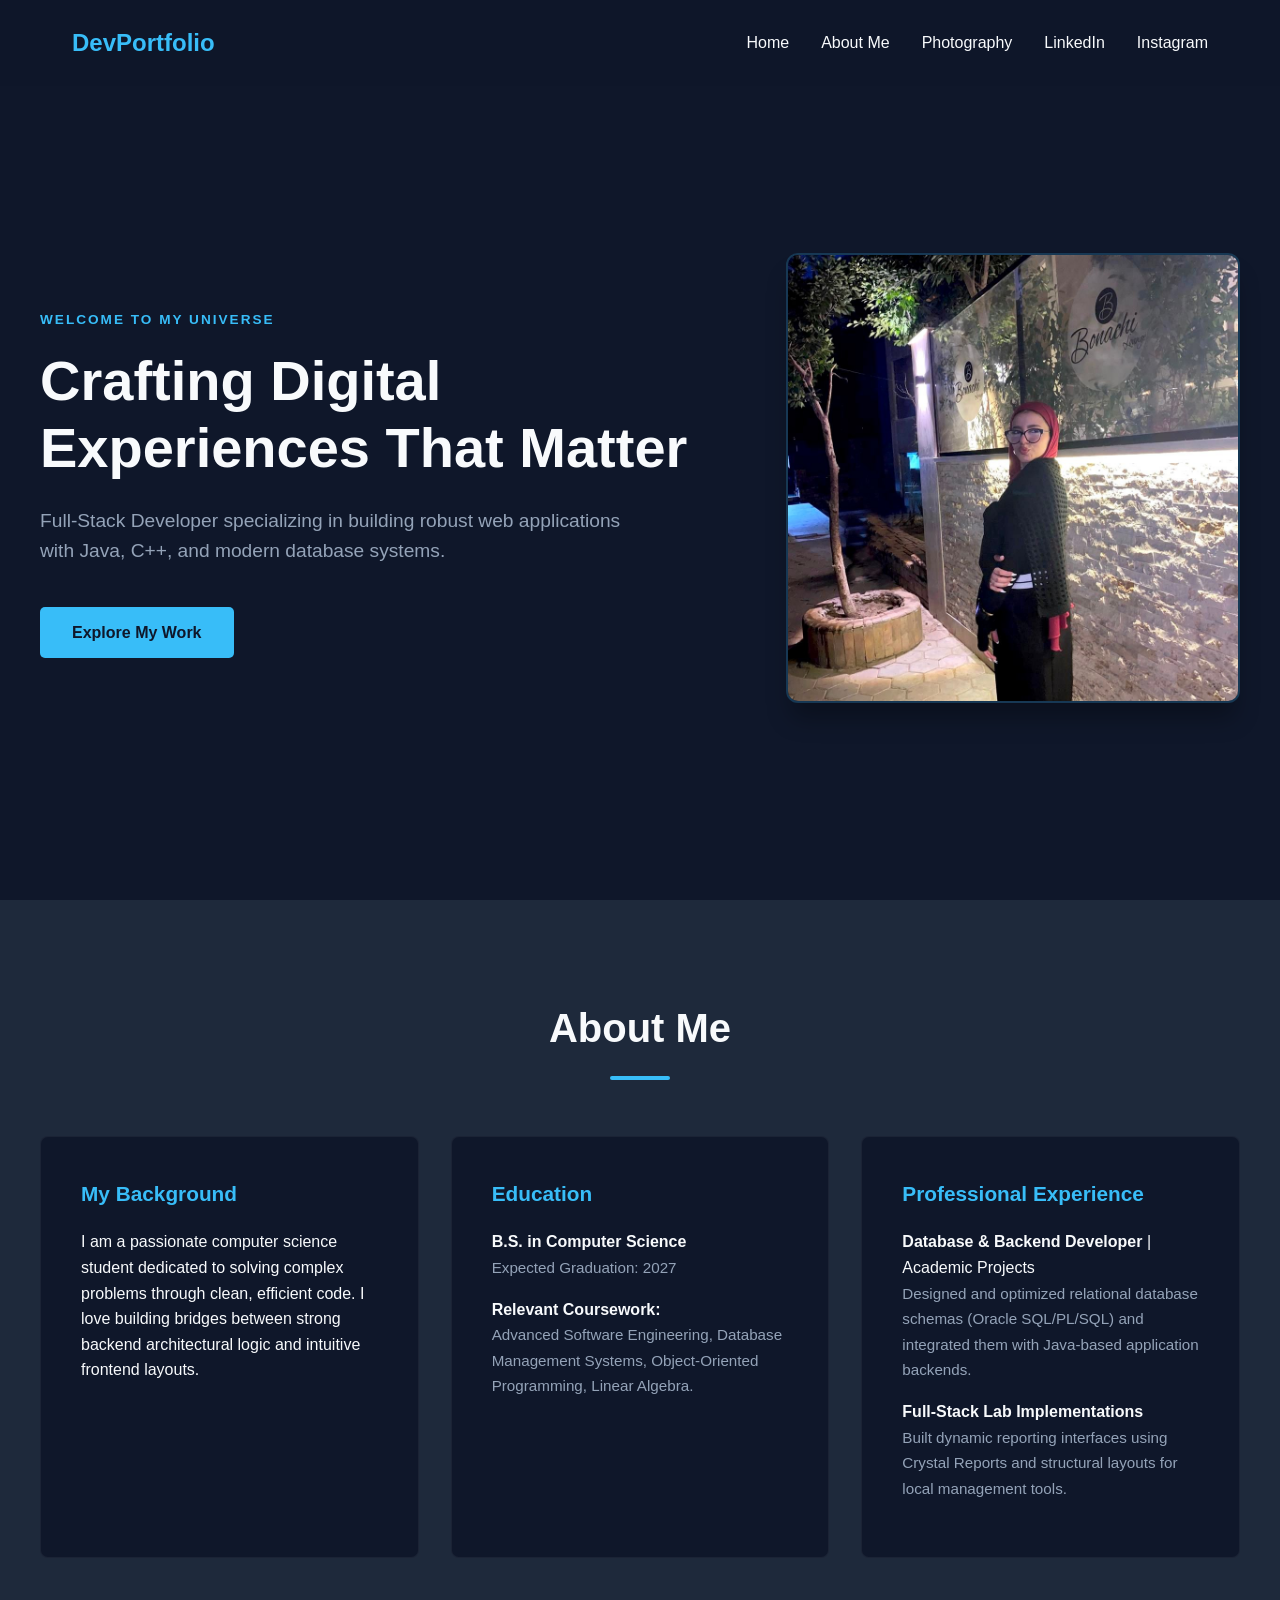
<file: index.html>
<!DOCTYPE html>
<html lang="en">
<head>
    <meta charset="UTF-8">
    <meta name="viewport" content="width=device-width, initial-scale=1.0">
    <title>Personal Portfolio</title>
    <link rel="stylesheet" href="style.css">
</head>
<body>

    <header>
        <nav class="navbar">
            <div class="logo">DevPortfolio</div>
            <ul class="nav-links">
                <li><a href="#home">Home</a></li>
                <li><a href="#about">About Me</a></li>
                <li><a href="photography.html" target="_blank">Photography</a></li>
                <li><a href="https://www.linkedin.com/in/jana-raafat-8b8436353" target="_blank">LinkedIn</a></li>

                <li><a href="https://www.instagram.com/janaaraafat" target="_blank">Instagram</a></li>
            </ul>
        </nav>
    </header>

    <section id="home" class="hero-section">
        <div class="hero-container">
            <div class="hero-content">
                <span class="subheading">Welcome to my universe</span>
                <h1>Crafting Digital Experiences That Matter</h1>
                <p class="skills-summary">
                    Full-Stack Developer specializing in building robust web applications with Java, C++, and modern database systems. 
                </p>
                <a href="#about" class="btn">Explore My Work</a>
            </div>
            <div class="hero-image">
                <div class="profile-frame">
                    <img src="images/photo.jpg" alt="Professional Portrait">
                </div>
            </div>
        </div>
    </section>

    <section id="about" class="about-section">
        <div class="container">
            <h2 class="section-title">About Me</h2>
            <hr class="accent-line">
            
            <div class="about-grid">
                <div class="about-card background">
                    <h3>My Background</h3>
                    <p>I am a passionate computer science student dedicated to solving complex problems through clean, efficient code. I love building bridges between strong backend architectural logic and intuitive frontend layouts.</p>
                </div>

                <div class="about-card education">
                    <h3>Education</h3>
                    <ul>
                        <li>
                            <strong>B.S. in Computer Science</strong><br>
                            <span>Expected Graduation: 2027</span>
                        </li>
                        <li>
                            <strong>Relevant Coursework:</strong><br>
                            <span>Advanced Software Engineering, Database Management Systems, Object-Oriented Programming, Linear Algebra.</span>
                        </li>
                    </ul>
                </div>

                <div class="about-card experience">
                    <h3>Professional Experience</h3>
                    <ul>
                        <li>
                            <strong>Database & Backend Developer</strong> | Academic Projects<br>
                            <span>Designed and optimized relational database schemas (Oracle SQL/PL/SQL) and integrated them with Java-based application backends.</span>
                        </li>
                        <li>
                            <strong>Full-Stack Lab Implementations</strong><br>
                            <span>Built dynamic reporting interfaces using Crystal Reports and structural layouts for local management tools.</span>
                        </li>
                    </ul>
                </div>
            </div>
        </div>
    </section>

</body>
</html>
</file>
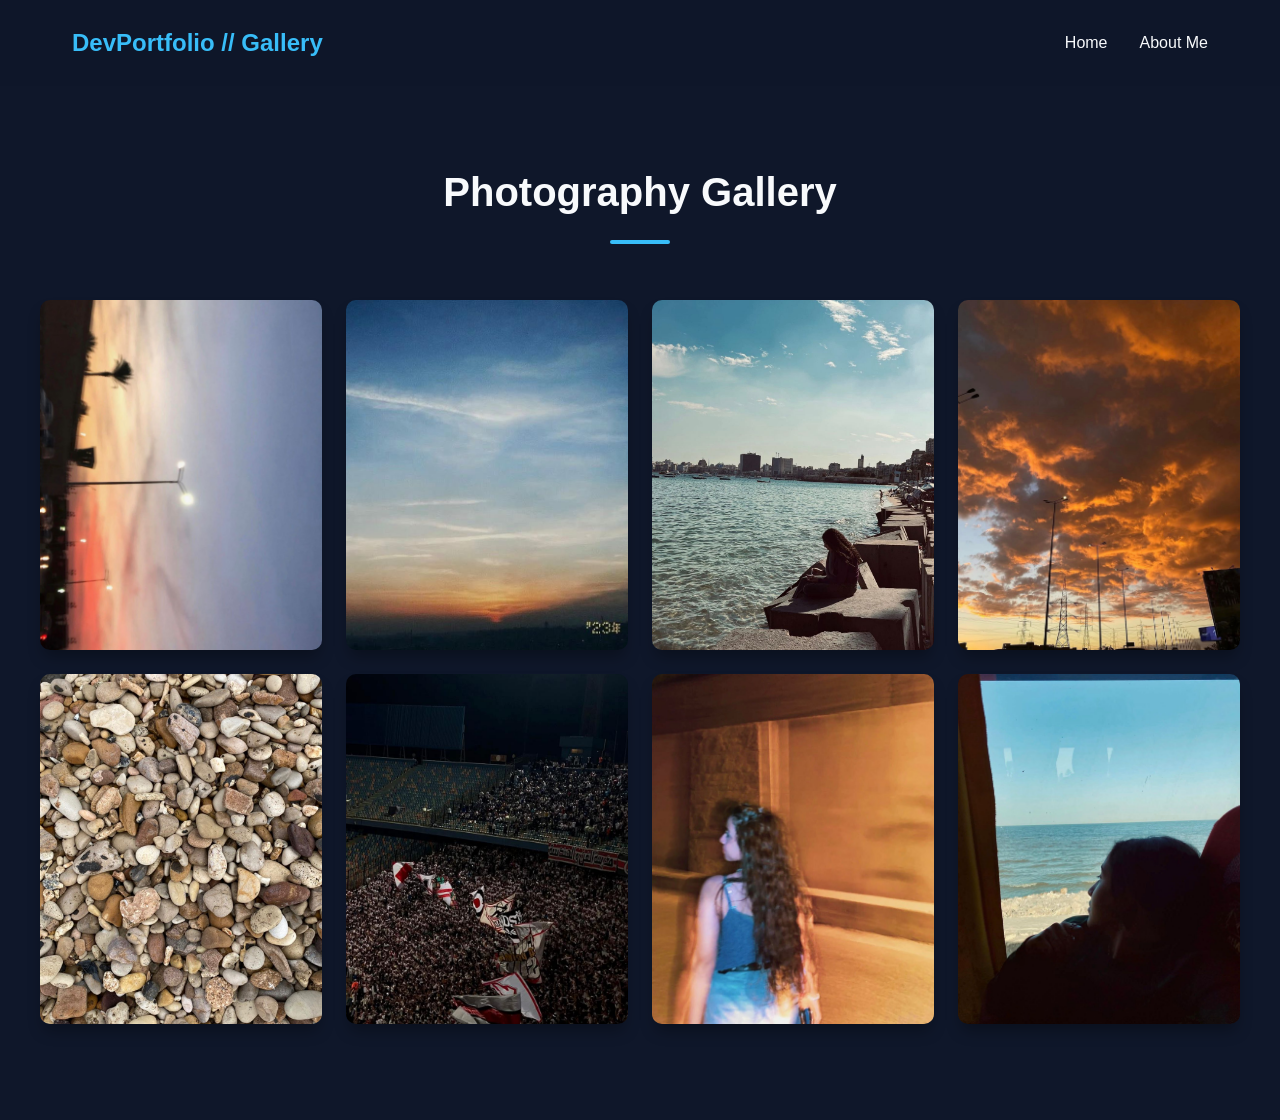
<file: photography.html>
<!DOCTYPE html>
<html lang="en">
<head>
    <meta charset="UTF-8">
    <meta name="viewport" content="width=device-width, initial-scale=1.0">
    <title>Photography Gallery</title>
    <link rel="stylesheet" href="style.css">
</head>
<body>

    <header>
        <nav class="navbar">
            <div class="logo">DevPortfolio // Gallery</div>
            <ul class="nav-links">
                <li><a href="index.html#home">Home</a></li>
                <li><a href="index.html#about">About Me</a></li>
            </ul>
        </nav>
    </header>

    <section class="photography-section standalone-gallery">
        <div class="container">
            <h2 class="section-title">Photography Gallery</h2>
            <hr class="accent-line">
            
            <div class="gallery-grid">
                <div class="gallery-item">
                    <img src="images/photo1.jpg" alt="Photography Shot 1">
                    <div class="gallery-overlay">
                        <span>Golden Hour</span>
                    </div>
                </div>

                <div class="gallery-item">
                    <img src="images/photo2.jpg" alt="Photography Shot 2">
                    <div class="gallery-overlay">
                        <span>Sunrise</span>
                    </div>
                </div>
<div class="gallery-item">
                    <img src="images/photo7.jpg" alt="Photography Shot 2">
                    <div class="gallery-overlay">
                        <span>Alex</span>
                    </div>
                </div>
                
<div class="gallery-item">
                    <img src="images/photo5.jpg" alt="Photography Shot 2">
                    <div class="gallery-overlay">
                        <span>Clouds</span>
                    </div>
                </div>
                <div class="gallery-item">
                    <img src="images/photo9.jpg" alt="Photography Shot 2">
                    <div class="gallery-overlay">
                        <span>beach</span>
                    </div>
                </div>
                <div class="gallery-item">
                    <img src="images/photo8.jpg" alt="Photography Shot 2">
                    <div class="gallery-overlay">
                        <span>Football Match</span>
                    </div>
                </div>

                <div class="gallery-item">
                    <img src="images/photo3.jpg" alt="Photography Shot 3">
                    <div class="gallery-overlay">
                        <span>Glitch</span>
                    </div>
                </div>

                <div class="gallery-item">
                    <img src="images/photo4.jpg" alt="Photography Shot 4">
                    <div class="gallery-overlay">
                        <span>Nature</span>
                    </div>
                </div>
            </div>
        </div>
    </section>

</body>
</html>
</file>
<file: style.css>
:root {
    --bg-primary: #0f172a;
    --bg-secondary: #1e293b;
    --text-main: #f8fafc;
    --text-muted: #94a3b8;
    --accent: #38bdf8;
    --accent-hover: #7dd3fc;
}

* {
    margin: 0;
    padding: 0;
    box-sizing: border-box;
}

html {
    scroll-behavior: smooth;
    font-family: 'Segoe UI', Tahoma, Geneva, Verdana, sans-serif;
}

body {
    background-color: var(--bg-primary);
    color: var(--text-main);
    line-height: 1.6;
}

/* --- Global Utilities --- */
.container {
    max-width: 1200px;
    margin: 0 auto;
}

.section-title {
    font-size: 2.5rem;
    text-align: center;
}

.accent-line {
    width: 60px;
    height: 4px;
    background-color: var(--accent);
    border: none;
    margin: 1rem auto 3.5rem auto;
    border-radius: 2px;
}

/* --- Header / Navbar --- */
header {
    background-color: rgba(15, 23, 42, 0.9);
    backdrop-filter: blur(8px);
    position: fixed;
    width: 100%;
    top: 0;
    z-index: 1000;
}

.navbar {
    display: flex;
    justify-content: space-between;
    align-items: center;
    max-width: 1200px;
    margin: 0 auto;
    padding: 1.5rem 2rem;
}

.logo {
    font-size: 1.5rem;
    font-weight: 700;
    color: var(--accent);
}

.nav-links {
    display: flex;
    list-style: none;
    gap: 2rem;
}

.nav-links a {
    color: var(--text-main);
    text-decoration: none;
    font-weight: 500;
    transition: color 0.3s;
}

.nav-links a:hover {
    color: var(--accent);
}

/* --- Hero / Home Section --- */
.hero-section {
    min-height: 100vh;
    display: flex;
    align-items: center;
    padding: 8rem 2rem 4rem 2rem;
}

.hero-container {
    max-width: 1200px;
    margin: 0 auto;
    display: grid;
    grid-template-columns: 1.2fr 0.8fr;
    gap: 4rem;
    align-items: center;
}

.subheading {
    color: var(--accent);
    text-transform: uppercase;
    letter-spacing: 2px;
    font-size: 0.85rem;
    font-weight: 600;
}

.hero-content h1 {
    font-size: 3.5rem;
    line-height: 1.2;
    margin: 1rem 0 1.5rem 0;
}

.skills-summary {
    color: var(--text-muted);
    font-size: 1.2rem;
    margin-bottom: 2.5rem;
    max-width: 600px;
}

.btn {
    display: inline-block;
    background-color: var(--accent);
    color: var(--bg-primary);
    padding: 0.8rem 2rem;
    border-radius: 5px;
    text-decoration: none;
    font-weight: 600;
    transition: transform 0.2s, background-color 0.3s;
}

.btn:hover {
    background-color: var(--accent-hover);
    transform: translateY(-2px);
}

/* --- Profile Image Hover Animations --- */
.profile-frame img {
    width: 100%;          
    max-height: 450px;    
    object-fit: cover;    
    border-radius: 12px;  
    box-shadow: 0 20px 25px -5px rgba(0, 0, 0, 0.3);
    border: 2px solid rgba(56, 189, 248, 0.2);
    transition: transform 0.3s ease, box-shadow 0.3s ease, border-color 0.3s ease; 
}

.profile-frame img:hover {
    transform: scale(1.05) translateY(-5px);
    box-shadow: 0 30px 40px -10px rgba(0, 0, 0, 0.5);
    border-color: rgba(56, 189, 248, 0.6);
    cursor: pointer; 
}

/* --- About Me Section --- */
.about-section {
    background-color: var(--bg-secondary);
    padding: 6rem 2rem;
}

.about-grid {
    display: grid;
    grid-template-columns: repeat(auto-fit, minmax(300px, 1fr));
    gap: 2rem;
}

.about-card {
    background-color: var(--bg-primary);
    padding: 2.5rem;
    border-radius: 8px;
    border: 1px solid rgba(255, 255, 255, 0.05);
}

.about-card h3 {
    color: var(--accent);
    margin-bottom: 1.2rem;
    font-size: 1.3rem;
}

.about-card ul {
    list-style-type: none;
}

.about-card li {
    margin-bottom: 1rem;
}

.about-card span {
    color: var(--text-muted);
    font-size: 0.95rem;
}

/* --- Photography Gallery Section --- */
.photography-section {
    background-color: var(--bg-primary);
    padding: 6rem 2rem;
}

/* Offsets content below fixed top nav layout */
.standalone-gallery {
    padding-top: 10rem;
}

.gallery-grid {
    display: grid;
    grid-template-columns: repeat(auto-fit, minmax(260px, 1fr));
    gap: 1.5rem;
}

.gallery-item {
    position: relative;
    overflow: hidden;
    border-radius: 10px;
    height: 350px;
    box-shadow: 0 10px 15px -3px rgba(0, 0, 0, 0.3);
}

.gallery-item img {
    width: 100%;
    height: 100%;
    object-fit: cover;
    transition: transform 0.5s ease;
}

/* Hover Overlay Styles */
.gallery-overlay {
    position: absolute;
    top: 0;
    left: 0;
    width: 100%;
    height: 100%;
    background: linear-gradient(to top, rgba(15, 23, 42, 0.9), rgba(15, 23, 42, 0.2));
    display: flex;
    align-items: flex-end;
    padding: 2rem;
    opacity: 0;
    transition: opacity 0.3s ease;
}

.gallery-overlay span {
    color: var(--text-main);
    font-size: 1.2rem;
    font-weight: 600;
    letter-spacing: 0.5px;
    transform: translateY(20px);
    transition: transform 0.4s ease;
}

.gallery-item:hover img {
    transform: scale(1.1);
}

.gallery-item:hover .gallery-overlay {
    opacity: 1;
}

.gallery-item:hover .gallery-overlay span {
    transform: translateY(0);
}

/* --- Responsive Adjustments --- */
@media (max-width: 968px) {
    .hero-container {
        grid-template-columns: 1fr;
        text-align: center;
        gap: 3rem;
    }
    .hero-image {
        grid-row: 1;
        max-width: 320px;
        margin: 0 auto;
    }
    .hero-content h1 {
        font-size: 2.5rem;
    }
}
</file>
